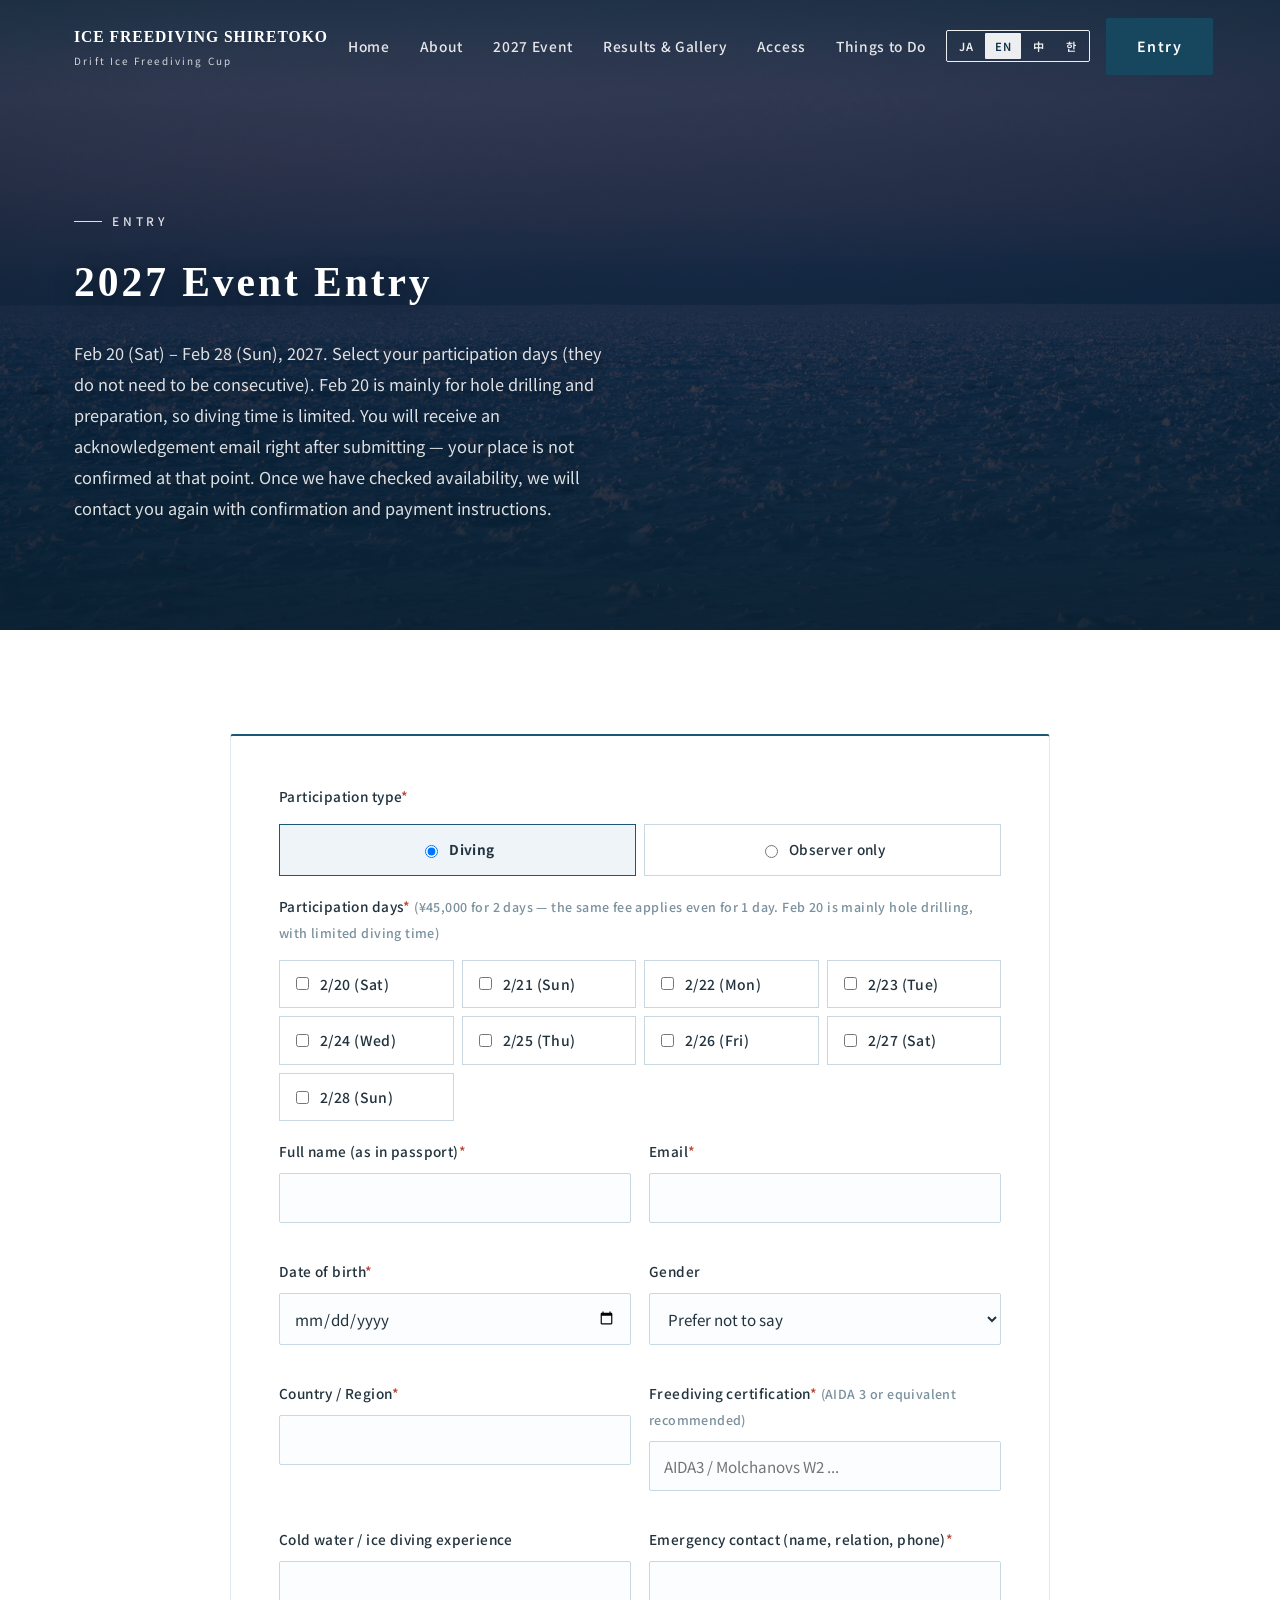
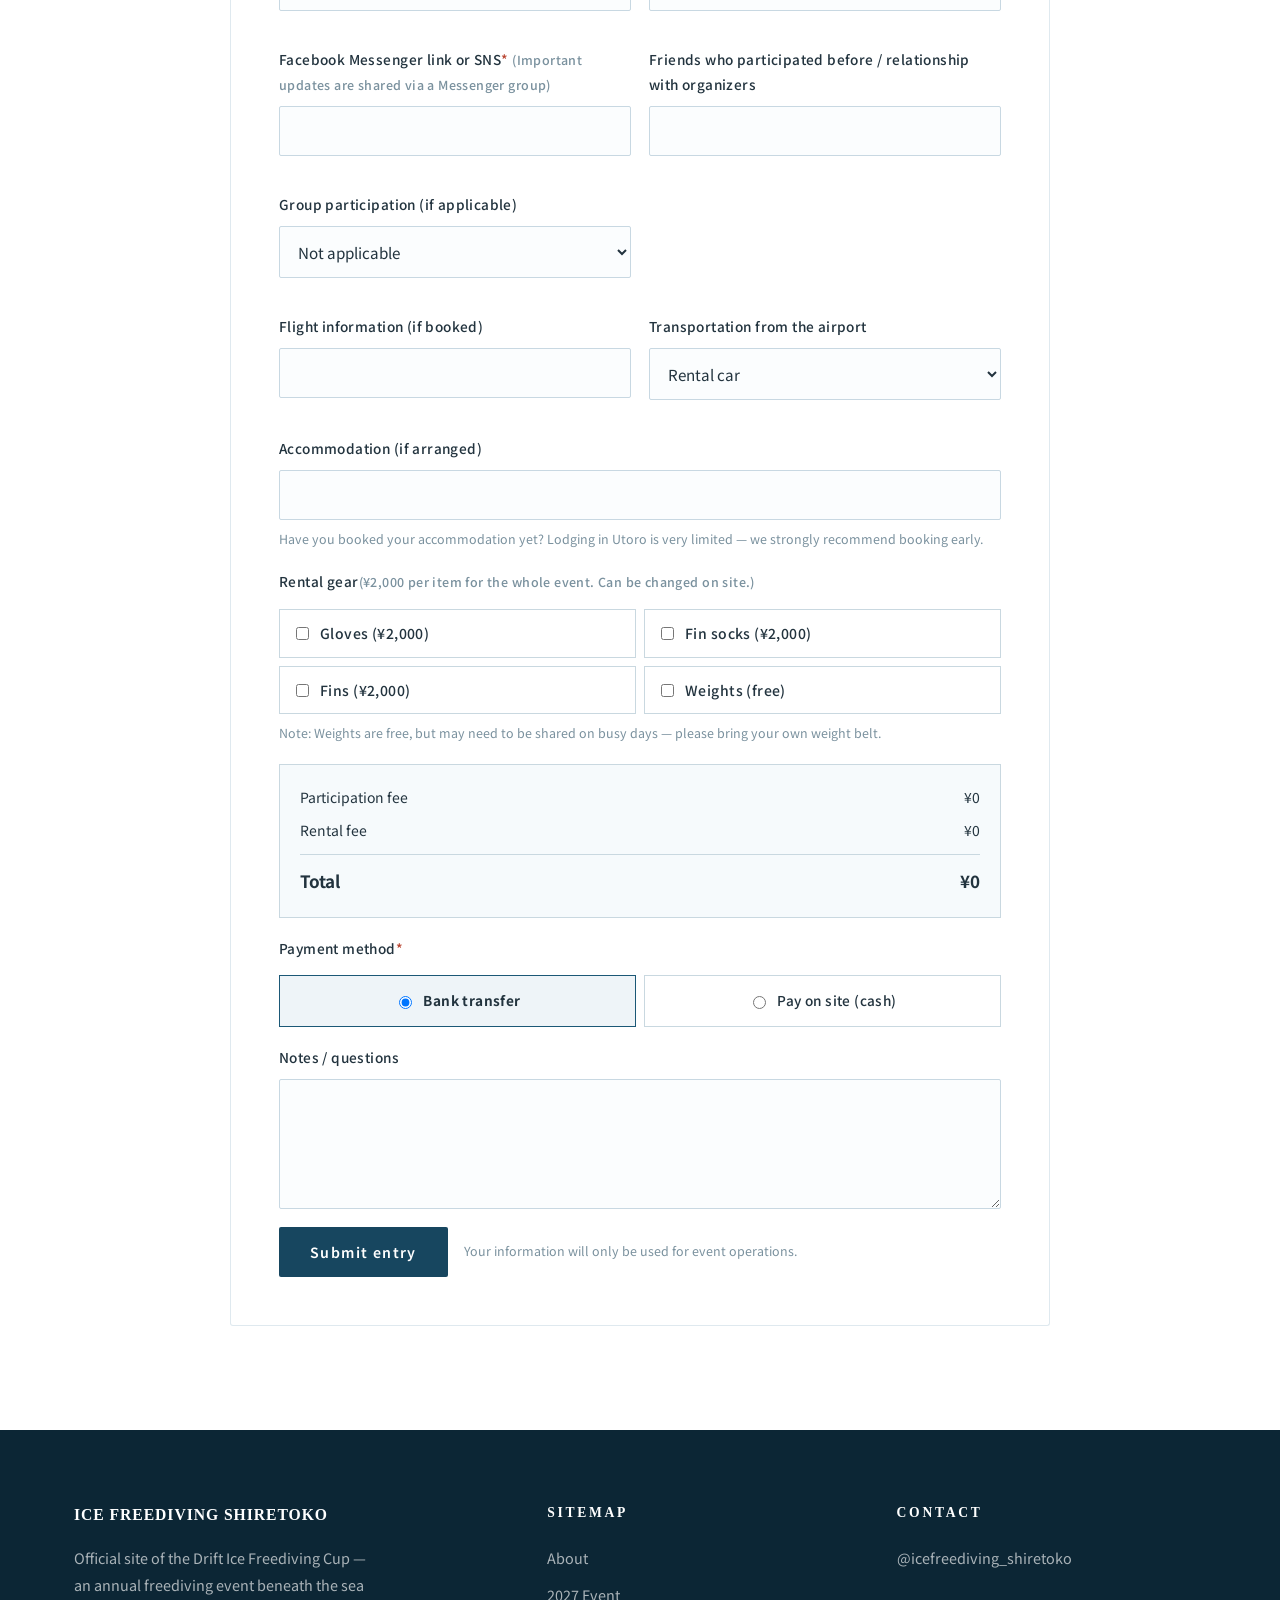
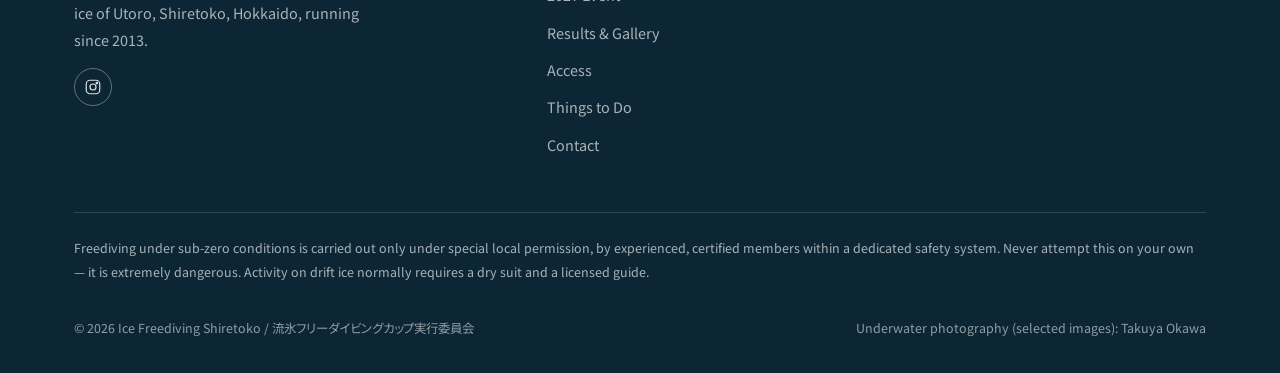
<file: entry.html>
<!doctype html>
<html lang="ja" data-lang="ja">
<head>
<meta charset="utf-8">
<meta name="viewport" content="width=device-width, initial-scale=1">
<title>Entry | Ice Freediving Shiretoko</title>
<meta name="description" content="流氷フリーダイビング知床 2027 参加申込フォーム。">
<link rel="icon" href="data:image/svg+xml,<svg xmlns=%22http://www.w3.org/2000/svg%22 viewBox=%220 0 100 100%22><circle cx=%2250%22 cy=%2250%22 r=%2246%22 fill=%22%23f1f6f9%22/><circle cx=%2250%22 cy=%2250%22 r=%2245%22 fill=%22none%22 stroke=%22%231b5876%22 stroke-width=%222%22/><circle cx=%2238%22 cy=%2238%22 r=%2224%22 fill=%22%231b5876%22/></svg>">
<link rel="preconnect" href="https://fonts.googleapis.com">
<link rel="preconnect" href="https://fonts.gstatic.com" crossorigin>
<link href="https://fonts.googleapis.com/css2?family=Shippori+Mincho:wght@500;600;700&family=Noto+Serif+KR:wght@500;600;700&family=Noto+Serif+SC:wght@500;600;700&family=Noto+Sans+JP:wght@400;500;700&family=Noto+Sans+KR:wght@400;500;700&family=Noto+Sans+SC:wght@400;500;700&display=swap" rel="stylesheet">
<link rel="stylesheet" href="assets/css/style.css">
<style>
  .day-grid{display:grid;grid-template-columns:repeat(4,1fr);gap:8px;margin-top:6px;}
  .day-grid label,.rental-grid label{display:flex;align-items:center;gap:8px;border:1px solid #c9d8e0;padding:10px 12px;cursor:pointer;font-size:14px;background:#fff;}
  .day-grid label:has(input:checked),.rental-grid label:has(input:checked){border-color:#1b5876;background:#eef4f8;}
  .rental-grid{display:grid;grid-template-columns:repeat(2,1fr);gap:8px;margin-top:6px;}
  .price-box{border:1px solid #c9d8e0;background:#f6fafc;padding:16px 20px;margin:18px 0;}
  .price-box .row{display:flex;justify-content:space-between;padding:3px 0;font-size:14px;}
  .price-box .row.total{border-top:1px solid #c9d8e0;margin-top:8px;padding-top:10px;font-weight:700;font-size:17px;}
  .type-toggle{display:flex;gap:8px;margin-top:6px;}
  .type-toggle label{flex:1;display:flex;align-items:center;justify-content:center;gap:8px;border:1px solid #c9d8e0;padding:12px;cursor:pointer;background:#fff;}
  .type-toggle label:has(input:checked){border-color:#1b5876;background:#eef4f8;font-weight:700;}
  @media (max-width:520px){.day-grid{grid-template-columns:repeat(2,1fr);}}
</style>
</head>
<body>

<header class="site-header">
  <div class="nav-inner">
    <a href="index.html" class="brand">
      <span>ICE FREEDIVING SHIRETOKO<small data-i18n="brand.tagline">流氷フリーダイビングカップ</small></span>
    </a>
    <nav class="nav-links">
      <a href="index.html" data-i18n="nav.home">ホーム</a>
      <a href="about.html" data-i18n="nav.about">知床と流氷フリーダイビング</a>
      <a href="event.html" data-i18n="nav.event">2027年イベント</a>
      <a href="gallery.html" data-i18n="nav.gallery">実績・ギャラリー</a>
      <a href="access.html" data-i18n="nav.access">アクセス</a>
      <a href="around.html" data-i18n="nav.around">周辺観光</a>
      <a href="contact.html" class="show-mobile" data-i18n="nav.contact">お問い合わせ</a>
    </nav>
    <div class="nav-right">
      <div class="lang-switch">
        <button data-lang-btn="ja">JA</button>
        <button data-lang-btn="en">EN</button>
        <button data-lang-btn="zh">中</button>
        <button data-lang-btn="ko">한</button>
      </div>
      <a href="entry.html" class="btn btn-primary hide-mobile" data-i18n="nav.cta">エントリー</a>
      <button class="nav-toggle" aria-label="menu" aria-expanded="false">☰</button>
    </div>
  </div>
</header>
<div class="nav-scrim"></div>

<section class="page-hero">
  <div class="page-hero-bg"><img src="assets/img/crew_group.jpg" alt=""></div>
  <div class="container">
    <div class="eyebrow">ENTRY</div>
    <h1 data-bi18n="title">2027年イベント 参加申込</h1>
    <p class="lead" data-bi18n="lead">2027年2月20日(土)〜28日(日)。参加日を選択してください(連続でなくても構いません)。2/20は穴あけ・準備が中心のため潜水時間は短めです。送信後すぐに受付メールをお送りします(この時点ではまだ確定ではありません)。空き状況を確認のうえ、確定とお支払いのご案内をあらためてお送りします。</p>
  </div>
</section>

<section>
  <div class="container">
    <div class="form-wrap" style="max-width:820px;margin:0 auto;">
      <div class="form-success" id="booking-success" style="display:none;">
        <strong data-bi18n="successTitle">お申込みを受け付けました。</strong>
        <p style="margin:6px 0 0;" data-bi18n="successBody">受付メールをお送りしました(届かない場合は迷惑メールフォルダをご確認ください)。この時点ではまだご参加は確定していません。空き状況を確認のうえ、確定のご連絡をいたします。</p>
      </div>

      <form id="booking-form">
        <input type="text" name="website" style="display:none" tabindex="-1" autocomplete="off">

        <div class="field">
          <label data-bi18n="type">参加タイプ<span class="req">*</span></label>
          <div class="type-toggle">
            <label><input type="radio" name="type" value="dive" checked><span data-bi18n="typeDive">ダイビング参加</span></label>
            <label><input type="radio" name="type" value="observe"><span data-bi18n="typeObserve">見学のみ</span></label>
          </div>
        </div>

        <div class="field">
          <label data-bi18n="days">参加日<span class="req">*</span> <span class="field-note" data-bi18n="daysNote">(2日間の参加費は同額のため、1日のみでも45,000円です)</span></label>
          <div class="day-grid" id="day-grid"></div>
        </div>

        <div class="form-row">
          <div class="field">
            <label data-bi18n="name">お名前(パスポート表記)<span class="req">*</span></label>
            <input type="text" name="name" required>
          </div>
          <div class="field">
            <label data-bi18n="email">メールアドレス<span class="req">*</span></label>
            <input type="email" name="email" required>
          </div>
        </div>

        <div class="form-row">
          <div class="field">
            <label data-bi18n="birthdate">生年月日<span class="req">*</span></label>
            <input type="date" name="birthdate" required>
          </div>
          <div class="field">
            <label data-bi18n="gender">性別</label>
            <select name="gender">
              <option value="" data-bi18n="optNone">選択しない</option>
              <option value="male" data-bi18n="optMale">男性</option>
              <option value="female" data-bi18n="optFemale">女性</option>
              <option value="other" data-bi18n="optOther">その他</option>
            </select>
          </div>
        </div>

        <div class="form-row">
          <div class="field">
            <label data-bi18n="country">国・地域<span class="req">*</span></label>
            <input type="text" name="country" required>
          </div>
          <div class="field">
            <label data-bi18n="cert">フリーダイビング資格<span class="req">*</span> <span class="field-note" data-bi18n="certNote">(AIDA3相当以上を推奨)</span></label>
            <input type="text" name="cert" placeholder="AIDA3 / Molchanovs W2 ..." required>
          </div>
        </div>

        <div class="form-row">
          <div class="field">
            <label data-bi18n="coldwater">冷水・アイスダイビング経験</label>
            <input type="text" name="coldwater">
          </div>
          <div class="field">
            <label data-bi18n="emergency">緊急連絡先(氏名・続柄・電話)<span class="req">*</span></label>
            <input type="text" name="emergency" required>
          </div>
        </div>

        <div class="form-row">
          <div class="field">
            <label data-bi18n="messenger">Facebook Messengerリンク or SNS<span class="req">*</span> <span class="field-note" data-bi18n="messengerNote">(重要な連絡はMessengerグループで行います)</span></label>
            <input type="text" name="messenger" required>
          </div>
          <div class="field">
            <label data-bi18n="referral">過去参加者の知人・主催者との関係</label>
            <input type="text" name="referral">
          </div>
        </div>

        <div class="form-row">
          <div class="field">
            <label data-bi18n="role">グループ参加(該当する場合)</label>
            <select name="role" id="role-select">
              <option value="none" data-bi18n="roleNone">該当なし</option>
              <option value="instructor" data-bi18n="roleInstructor">インストラクター(生徒と参加)</option>
              <option value="student" data-bi18n="roleStudent">生徒(インストラクターと参加)</option>
            </select>
          </div>
          <div class="field" id="group-name-field" style="visibility:hidden;">
            <label data-bi18n="groupName">インストラクター名</label>
            <input type="text" name="groupName">
          </div>
        </div>

        <div class="form-row">
          <div class="field">
            <label data-bi18n="flight">フライト情報(予約済みの場合)</label>
            <input type="text" name="flight">
          </div>
          <div class="field">
            <label data-bi18n="transport">空港からの交通手段</label>
            <select name="transport">
              <option value="rental car" data-bi18n="optCar">レンタカー</option>
              <option value="ride share" data-bi18n="optShare">他の参加者と同乗希望</option>
              <option value="undecided" data-bi18n="optUndecided">未定</option>
            </select>
          </div>
        </div>

        <div class="field">
          <label data-bi18n="accommodation">宿泊先(手配済みの場合)</label>
          <input type="text" name="accommodation">
          <span class="field-note" data-bi18n="accommodationNote">宿は取りましたか?ウトロの宿泊施設は数が限られるため、早めのご予約を強くおすすめします。</span>
        </div>

        <div class="field" id="rental-field">
          <label data-bi18n="rental">レンタル装備 <span class="field-note" data-bi18n="rentalNote">(各2,000円・期間中。現地での変更も可能です)</span></label>
          <div class="rental-grid">
            <label><input type="checkbox" name="rental" value="glove"><span data-bi18n="rGlove">グローブ (¥2,000)</span></label>
            <label><input type="checkbox" name="rental" value="socks"><span data-bi18n="rSocks">フィンソックス (¥2,000)</span></label>
            <label><input type="checkbox" name="rental" value="fins"><span data-bi18n="rFins">フィン (¥2,000)</span></label>
            <label><input type="checkbox" name="rental" value="weight"><span data-bi18n="rWeight">ウェイト (無料)</span></label>
          </div>
          <span class="field-note" data-bi18n="weightNote">※ウェイトは無料ですが、参加人数が多い日はシェアをお願いする場合があります。ウェイトベルトはご持参ください。</span>
        </div>

        <div class="price-box" id="price-box">
          <div class="row"><span data-bi18n="pFee">参加費</span><span id="p-fee">¥0</span></div>
          <div class="row"><span data-bi18n="pRental">レンタル代</span><span id="p-rental">¥0</span></div>
          <div class="row total"><span data-bi18n="pTotal">合計</span><span id="p-total">¥0</span></div>
        </div>

        <div class="field">
          <label data-bi18n="pay">お支払い方法<span class="req">*</span></label>
          <div class="type-toggle">
            <label><input type="radio" name="payMethod" value="transfer" checked><span data-bi18n="payTransfer">銀行振込</span></label>
            <label><input type="radio" name="payMethod" value="onsite"><span data-bi18n="payOnsite">現地払い(現金)</span></label>
          </div>
        </div>

        <div class="field">
          <label data-bi18n="notes">その他・ご質問</label>
          <textarea name="notes"></textarea>
        </div>

        <div class="form-foot">
          <button type="submit" class="btn btn-primary" id="booking-submit" data-bi18n="submit">申込を送信する</button>
          <span class="field-note" data-bi18n="privacy">ご入力いただいた内容はイベント運営の目的以外には使用しません。</span>
        </div>
        <p class="field-note" id="booking-error" style="display:none;color:#b8432f;" data-bi18n="error">送信に失敗しました。時間をおいて再度お試しいただくか、InstagramのDMでご連絡ください。</p>
      </form>
    </div>
  </div>
</section>

<footer class="site-footer">
  <div class="container">
    <div class="footer-grid">
      <div class="footer-brand">
        <div class="brand" style="margin-bottom:14px;"><span>ICE FREEDIVING SHIRETOKO</span></div>
        <p data-i18n="footer.about">北海道・知床ウトロで2013年から続く、流氷の下を潜るフリーダイビングイベント「流氷フリーダイビングカップ」の公式サイトです。</p>
        <div class="footer-social">
          <a href="https://www.instagram.com/icefreediving_shiretoko" target="_blank" rel="noopener" aria-label="Instagram">
            <svg width="18" height="18" viewBox="0 0 24 24" fill="none" stroke="currentColor" stroke-width="1.6"><rect x="3" y="3" width="18" height="18" rx="5"/><circle cx="12" cy="12" r="4"/><circle cx="17.2" cy="6.8" r="1"/></svg>
          </a>
        </div>
      </div>
      <div class="footer-col">
        <h5 data-i18n="footer.site">サイトマップ</h5>
        <a href="about.html" data-i18n="nav.about">知床と流氷フリーダイビング</a>
        <a href="event.html" data-i18n="nav.event">2027年イベント</a>
        <a href="gallery.html" data-i18n="nav.gallery">実績・ギャラリー</a>
        <a href="access.html" data-i18n="nav.access">アクセス</a>
        <a href="around.html" data-i18n="nav.around">周辺観光</a>
        <a href="contact.html" data-i18n="nav.contact">お問い合わせ</a>
      </div>
      <div class="footer-col">
        <h5 data-i18n="footer.contact">お問い合わせ</h5>
        <a href="https://www.instagram.com/icefreediving_shiretoko" target="_blank" rel="noopener">@icefreediving_shiretoko</a>
      </div>
    </div>
    <p class="footer-safety" data-i18n="footer.safety">※氷点下でのフリーダイビングは、地元の特別な許可のもとで、経験と資格を持つメンバー・安全管理体制のもとに実施しています。個人での実施は大変危険ですので絶対に真似をしないでください。通常、流氷上での活動にはドライスーツの着用とガイドの同行が必要です。</p>
    <div class="footer-bottom">
      <span>&copy; <span id="year"></span> Ice Freediving Shiretoko / 流氷フリーダイビングカップ実行委員会</span>
      <span data-i18n="footer.credit">水中写真: 大川拓哉（一部）</span>
    </div>
  </div>
</footer>

<script>document.getElementById('year').textContent = new Date().getFullYear();</script>
<script src="assets/js/translations.js"></script>
<script src="assets/js/i18n.js"></script>
<script src="assets/js/main.js"></script>
<script>
(function(){
  /* ================== 設定 ================== */
  // Google Apps Script WebアプリのURLを貼り付けてください(SETUP.md参照)
  var GAS_ENDPOINT = 'https://script.google.com/macros/s/AKfycbwUesSz_23rABWfYXq4Fo1393-B6tCJCWKc0rrH1rwz5NbrdnlZ2iqdtxPEBSWEUWiZ/exec';

  // ※料金の定義は3か所(このPRICES / Code.gs経由の「設定」シート / スプレッドシート実値)。変更時は必ず全部そろえること
  var PRICES = { base:45000, extraDay:20000, observer:12000, rentalPerItem:2000 };
  var DAYS = ['02/20','02/21','02/22','02/23','02/24','02/25','02/26','02/27','02/28'];
  var WEEKDAYS = {
    ja:['日','月','火','水','木','金','土'], en:['Sun','Mon','Tue','Wed','Thu','Fri','Sat'],
    zh:['日','一','二','三','四','五','六'], ko:['일','월','화','수','목','금','토']
  };

  /* ================== 多言語(このページ専用) ================== */
  var T = {
    ja: {
      title:'2027年イベント 参加申込',
      lead:'2027年2月20日(土)〜28日(日)。参加日を選択してください(連続でなくても構いません)。2/20は穴あけ・準備が中心のため潜水時間は短めです。送信後すぐに受付メールをお送りします(この時点ではまだ確定ではありません)。空き状況を確認のうえ、確定とお支払いのご案内をあらためてお送りします。',
      successTitle:'お申込みを受け付けました。', successBody:'受付メールをお送りしました(届かない場合は迷惑メールフォルダをご確認ください)。この時点ではまだご参加は確定していません。空き状況を確認のうえ、確定のご連絡をいたします。',
      type:'参加タイプ', typeDive:'ダイビング参加', typeObserve:'見学のみ',
      days:'参加日', daysNote:'(2日間で45,000円。1日のみでも同額です。2/20は穴あけ中心で潜水時間短め)',
      name:'お名前(パスポート表記)', email:'メールアドレス', birthdate:'生年月日', gender:'性別',
      optNone:'選択しない', optMale:'男性', optFemale:'女性', optOther:'その他',
      country:'国・地域', cert:'フリーダイビング資格', certNote:'(AIDA3相当以上を推奨)',
      coldwater:'冷水・アイスダイビング経験', emergency:'緊急連絡先(氏名・続柄・電話)',
      messenger:'Facebook Messengerリンク or SNS', messengerNote:'(重要な連絡はMessengerグループで行います)',
      referral:'過去参加者の知人・主催者との関係',
      role:'グループ参加(該当する場合)', roleNone:'該当なし', roleInstructor:'インストラクター(生徒と参加)', roleStudent:'生徒(インストラクターと参加)', groupName:'インストラクター名',
      flight:'フライト情報(予約済みの場合)',
      transport:'空港からの交通手段', optCar:'レンタカー', optShare:'他の参加者と同乗希望', optUndecided:'未定',
      accommodation:'宿泊先(手配済みの場合)',
      accommodationNote:'宿は取りましたか?ウトロの宿泊施設は数が限られるため、早めのご予約を強くおすすめします。',
      rental:'レンタル装備', rentalNote:'(各2,000円・期間中。現地での変更も可能です)',
      rGlove:'グローブ (¥2,000)', rSocks:'フィンソックス (¥2,000)', rFins:'フィン (¥2,000)', rWeight:'ウェイト (無料)',
      weightNote:'※ウェイトは無料ですが、参加人数が多い日はシェアをお願いする場合があります。ウェイトベルトはご持参ください。',
      pFee:'参加費', pRental:'レンタル代', pTotal:'合計',
      pay:'お支払い方法', payTransfer:'銀行振込', payOnsite:'現地払い(現金)',
      notes:'その他・ご質問', submit:'申込を送信する', sending:'送信中...',
      privacy:'ご入力いただいた内容はイベント運営の目的以外には使用しません。',
      error:'送信に失敗しました。時間をおいて再度お試しいただくか、InstagramのDMでご連絡ください。',
      needDay:'参加日を1日以上選択してください。'
    },
    en: {
      title:'2027 Event Entry',
      lead:'Feb 20 (Sat) – Feb 28 (Sun), 2027. Select your participation days (they do not need to be consecutive). Feb 20 is mainly for hole drilling and preparation, so diving time is limited. You will receive an acknowledgement email right after submitting — your place is not confirmed at that point. Once we have checked availability, we will contact you again with confirmation and payment instructions.',
      successTitle:'Your application has been received.', successBody:'An acknowledgement email has been sent (please check your spam folder if it does not arrive). Your participation is not confirmed yet — we will contact you again once we have checked availability.',
      type:'Participation type', typeDive:'Diving', typeObserve:'Observer only',
      days:'Participation days', daysNote:'(¥45,000 for 2 days — the same fee applies even for 1 day. Feb 20 is mainly hole drilling, with limited diving time)',
      name:'Full name (as in passport)', email:'Email', birthdate:'Date of birth', gender:'Gender',
      optNone:'Prefer not to say', optMale:'Male', optFemale:'Female', optOther:'Other',
      country:'Country / Region', cert:'Freediving certification', certNote:'(AIDA 3 or equivalent recommended)',
      coldwater:'Cold water / ice diving experience', emergency:'Emergency contact (name, relation, phone)',
      messenger:'Facebook Messenger link or SNS', messengerNote:'(Important updates are shared via a Messenger group)',
      referral:'Friends who participated before / relationship with organizers',
      role:'Group participation (if applicable)', roleNone:'Not applicable', roleInstructor:'Instructor (joining with my students)', roleStudent:'Student (joining with my instructor)', groupName:'Instructor name',
      flight:'Flight information (if booked)',
      transport:'Transportation from the airport', optCar:'Rental car', optShare:'Hoping to share a ride', optUndecided:'Undecided',
      accommodation:'Accommodation (if arranged)',
      accommodationNote:'Have you booked your accommodation yet? Lodging in Utoro is very limited — we strongly recommend booking early.',
      rental:'Rental gear', rentalNote:'(¥2,000 per item for the whole event. Can be changed on site.)',
      rGlove:'Gloves (¥2,000)', rSocks:'Fin socks (¥2,000)', rFins:'Fins (¥2,000)', rWeight:'Weights (free)',
      weightNote:'Note: Weights are free, but may need to be shared on busy days — please bring your own weight belt.',
      pFee:'Participation fee', pRental:'Rental fee', pTotal:'Total',
      pay:'Payment method', payTransfer:'Bank transfer', payOnsite:'Pay on site (cash)',
      notes:'Notes / questions', submit:'Submit entry', sending:'Sending...',
      privacy:'Your information will only be used for event operations.',
      error:'Submission failed. Please try again later or contact us via Instagram DM.',
      needDay:'Please select at least one participation day.'
    },
    zh: {
      title:'2027年活動報名',
      lead:'2027年2月20日(六)〜2月28日(日)。請選擇參加日期(不必連續)。2/20以鑿冰與準備為主,潛水時間較短。送出後將立即收到受理郵件(此時參加尚未確定)。確認名額後,我們會再寄送確定通知與付款說明。',
      successTitle:'已收到您的報名。', successBody:'受理郵件已寄出(若未收到請檢查垃圾郵件匣)。目前參加尚未確定,確認名額後我們會再與您聯繫通知確定。',
      type:'參加類型', typeDive:'潛水', typeObserve:'僅見學',
      days:'參加日期', daysNote:'(2天45,000日圓,僅參加1天也是相同費用。2/20以鑿冰為主,潛水時間較短)',
      name:'姓名(護照拼寫)', email:'電子郵件', birthdate:'出生年月日', gender:'性別',
      optNone:'不透露', optMale:'男', optFemale:'女', optOther:'其他',
      country:'國家/地區', cert:'自由潛水證照', certNote:'(建議AIDA3或同等以上)',
      coldwater:'冷水/冰潛經驗', emergency:'緊急聯絡人(姓名/關係/電話)',
      messenger:'Facebook Messenger連結或SNS', messengerNote:'(重要通知將透過Messenger群組發布)',
      referral:'曾參加的朋友/與主辦者的關係',
      role:'團體參加(如適用)', roleNone:'不適用', roleInstructor:'教練(與學生同行)', roleStudent:'學生(與教練同行)', groupName:'教練姓名',
      flight:'航班資訊(若已訂票)',
      transport:'機場交通方式', optCar:'租車', optShare:'希望與其他參加者共乘', optUndecided:'未定',
      accommodation:'住宿(若已安排)',
      accommodationNote:'您訂好住宿了嗎?宇登呂的住宿設施數量有限,強烈建議盡早預訂。',
      rental:'租借裝備', rentalNote:'(每項2,000日圓,整個活動期間。現場亦可變更)',
      rGlove:'手套 (¥2,000)', rSocks:'蛙鞋襪 (¥2,000)', rFins:'蛙鞋 (¥2,000)', rWeight:'配重 (免費)',
      weightNote:'※配重免費,但參加人數較多的日子可能需要共用,請自備配重帶。',
      pFee:'參加費', pRental:'租借費', pTotal:'合計',
      pay:'付款方式', payTransfer:'銀行匯款', payOnsite:'現場付款(現金)',
      notes:'其他/問題', submit:'送出報名', sending:'傳送中...',
      privacy:'您的資料僅用於活動營運。',
      error:'送出失敗。請稍後再試,或透過Instagram私訊聯絡我們。',
      needDay:'請至少選擇1天參加日期。'
    },
    ko: {
      title:'2027년 이벤트 참가 신청',
      lead:'2027년 2월 20일(토)〜28일(일). 참가일을 선택해 주세요(연속이 아니어도 됩니다). 2/20은 구멍 뚫기・준비 중심으로 다이빙 시간이 짧습니다. 신청 직후 접수 메일을 보내드립니다(이 시점에는 아직 확정이 아닙니다). 잔여 자리 확인 후 확정 및 결제 안내를 다시 보내드립니다.',
      successTitle:'신청이 접수되었습니다.', successBody:'접수 메일을 보냈습니다(도착하지 않으면 스팸함을 확인해 주세요). 아직 참가가 확정된 것은 아니며, 잔여 자리 확인 후 확정 안내를 드리겠습니다.',
      type:'참가 유형', typeDive:'다이빙', typeObserve:'견학만',
      days:'참가일', daysNote:'(2일 45,000엔, 1일만 참가해도 동일 요금. 2/20은 구멍 뚫기 중심으로 다이빙 시간 짧음)',
      name:'이름(여권 표기)', email:'이메일', birthdate:'생년월일', gender:'성별',
      optNone:'선택 안 함', optMale:'남성', optFemale:'여성', optOther:'기타',
      country:'국가/지역', cert:'프리다이빙 자격증', certNote:'(AIDA3 상당 이상 권장)',
      coldwater:'냉수/아이스 다이빙 경험', emergency:'비상 연락처(이름/관계/전화)',
      messenger:'Facebook Messenger 링크 또는 SNS', messengerNote:'(중요 공지는 Messenger 그룹으로 전달됩니다)',
      referral:'과거 참가자 지인/주최자와의 관계',
      role:'그룹 참가(해당 시)', roleNone:'해당 없음', roleInstructor:'강사(학생과 함께 참가)', roleStudent:'학생(강사와 함께 참가)', groupName:'강사 이름',
      flight:'항공편 정보(예약한 경우)',
      transport:'공항에서의 교통수단', optCar:'렌터카', optShare:'다른 참가자와 동승 희망', optUndecided:'미정',
      accommodation:'숙소(예약한 경우)',
      accommodationNote:'숙소는 예약하셨나요? 우토로의 숙박 시설은 수가 적으므로 서둘러 예약하시기를 강력히 권장합니다.',
      rental:'렌탈 장비', rentalNote:'(각 2,000엔, 기간 중. 현장 변경 가능)',
      rGlove:'장갑 (¥2,000)', rSocks:'핀 양말 (¥2,000)', rFins:'핀 (¥2,000)', rWeight:'웨이트 (무료)',
      weightNote:'※웨이트는 무료이지만 참가 인원이 많은 날은 공유를 부탁드릴 수 있습니다. 웨이트 벨트는 지참해 주세요.',
      pFee:'참가비', pRental:'렌탈비', pTotal:'합계',
      pay:'결제 방법', payTransfer:'은행 송금', payOnsite:'현장 결제(현금)',
      notes:'기타/질문', submit:'신청 보내기', sending:'전송 중...',
      privacy:'입력하신 정보는 이벤트 운영 목적 외에는 사용하지 않습니다.',
      error:'전송에 실패했습니다. 잠시 후 다시 시도하거나 Instagram DM으로 연락해 주세요.',
      needDay:'참가일을 1일 이상 선택해 주세요.'
    }
  };

  function currentLang(){
    var l = document.documentElement.getAttribute('data-lang') || localStorage.getItem('ifs_lang') || 'ja';
    return T[l] ? l : 'en';
  }

  function applyBookingI18n(){
    var t = T[currentLang()];
    document.querySelectorAll('[data-bi18n]').forEach(function(el){
      var key = el.getAttribute('data-bi18n');
      if(!t[key]) return;
      // 必須マークを保持
      var req = el.querySelector('.req'); var note = el.querySelector('.field-note');
      if(el.tagName === 'LABEL' && (req || note)){
        el.childNodes[0].textContent = t[key];
        if(note){ var noteKey = el.querySelector('.field-note').getAttribute('data-bi18n'); if(noteKey && t[noteKey]) note.textContent = ' ' + t[noteKey]; }
      } else {
        el.textContent = t[key];
      }
    });
    renderDays();
  }

  /* ================== 参加日チェックボックス ================== */
  function renderDays(){
    var lang = currentLang();
    var grid = document.getElementById('day-grid');
    var checked = getSelectedDays();
    grid.innerHTML = '';
    DAYS.forEach(function(d){
      var parts = d.split('/');
      var date = new Date(2027, Number(parts[0])-1, Number(parts[1]));
      var wd = WEEKDAYS[lang][date.getDay()];
      var label = document.createElement('label');
      var disp = (lang==='en') ? (Number(parts[0])+'/'+Number(parts[1])+' ('+wd+')') : (Number(parts[0])+'/'+Number(parts[1])+'('+wd+')');
      label.innerHTML = '<input type="checkbox" name="days" value="'+d+'"'+(checked.indexOf(d)>=0?' checked':'')+'><span>'+disp+'</span>';
      grid.appendChild(label);
    });
  }

  function getSelectedDays(){
    return Array.prototype.map.call(document.querySelectorAll('input[name=days]:checked'), function(el){ return el.value; });
  }

  /* ================== 金額計算 ================== */
  function calc(){
    var isObserver = document.querySelector('input[name=type]:checked').value === 'observe';
    var nDays = getSelectedDays().length;
    var fee = isObserver ? nDays * PRICES.observer : (nDays === 0 ? 0 : PRICES.base + Math.max(0, nDays-2) * PRICES.extraDay);
    var rental = 0;
    if(!isObserver){
      var paidItems = Array.prototype.filter.call(document.querySelectorAll('input[name=rental]:checked'), function(el){ return el.value !== 'weight'; });
      rental = paidItems.length * PRICES.rentalPerItem;
    }
    document.getElementById('rental-field').style.display = isObserver ? 'none' : '';
    var yen = function(n){ return '¥' + n.toLocaleString('ja-JP'); };
    document.getElementById('p-fee').textContent = yen(fee);
    document.getElementById('p-rental').textContent = yen(rental);
    document.getElementById('p-total').textContent = yen(fee + rental);
    return { fee: fee, rental: rental, total: fee + rental };
  }

  /* ================== 送信 ================== */
  var form = document.getElementById('booking-form');
  form.addEventListener('change', calc);
  document.getElementById('role-select').addEventListener('change', function(){
    document.getElementById('group-name-field').style.visibility = this.value === 'none' ? 'hidden' : 'visible';
  });
  form.addEventListener('submit', function(e){
    e.preventDefault();
    var t = T[currentLang()];
    var days = getSelectedDays();
    if(days.length < 1){ alert(t.needDay); return; }
    if(GAS_ENDPOINT.indexOf('http') !== 0){ alert('Booking system is not configured yet. (GAS_ENDPOINT)'); return; }

    var fd = new FormData(form);
    var rental = {};
    if(fd.get('type') !== 'observe'){
      document.querySelectorAll('input[name=rental]:checked').forEach(function(el){ rental[el.value] = true; });
    }
    var payload = {
      lang: currentLang(), website: fd.get('website') || '',
      type: fd.get('type'), days: days, rental: rental,
      name: fd.get('name'), email: fd.get('email'), birthdate: fd.get('birthdate'),
      gender: fd.get('gender'), country: fd.get('country'), cert: fd.get('cert'),
      coldwater: fd.get('coldwater'), emergency: fd.get('emergency'),
      messenger: fd.get('messenger'), referral: fd.get('referral'),
      flight: fd.get('flight'), transport: fd.get('transport'),
      accommodation: fd.get('accommodation'), payMethod: fd.get('payMethod'),
      role: fd.get('role'), groupName: fd.get('groupName'),
      notes: fd.get('notes')
    };

    var btn = document.getElementById('booking-submit');
    btn.disabled = true; btn.textContent = t.sending;
    document.getElementById('booking-error').style.display = 'none';

    fetch(GAS_ENDPOINT, { method:'POST', body: JSON.stringify(payload) })
      .then(function(r){ return r.json(); })
      .then(function(res){
        if(!res.ok) throw new Error(res.error || 'server error');
        form.style.display = 'none';
        var box = document.getElementById('booking-success');
        box.style.display = 'block';
        box.scrollIntoView({behavior:'smooth', block:'center'});
      })
      .catch(function(){
        document.getElementById('booking-error').style.display = 'block';
        btn.disabled = false; btn.textContent = t.submit;
      });
  });

  /* 言語切替に追従(既存i18nがdata-langを書き換えるのを監視) */
  new MutationObserver(applyBookingI18n).observe(document.documentElement, { attributes:true, attributeFilter:['data-lang'] });

  applyBookingI18n();
  calc();
})();
</script>
</body>
</html>
</file>
<file: assets/css/style.css>
/* =========================================================
   ICE FREEDIVING SHIRETOKO — shared stylesheet
   White (drift ice) × deep sea blue, Japanese-modern
   ========================================================= */

:root{
  /* drift-ice whites */
  --white:#ffffff;
  --snow:#fbfdfe;
  --ice:#f1f6f9;
  --ice-deep:#e6eef4;
  /* okhotsk sea blues */
  --sea-950:#0c2635;
  --sea-900:#123549;
  --sea-800:#17465f;
  --sea-700:#1b5876;
  --sea-600:#20618b;
  --sea-500:#3d7ba3;
  --sea-300:#9dbfd3;
  /* ink (text) */
  --ink:#22333e;
  --ink-soft:#4a6272;
  --ink-faint:#7a919e;
  /* japanese vermilion — used sparingly */
  --shu:#b8432f;
  /* lines & misc */
  --line:#dfe9ef;
  --line-strong:#c8d8e2;
  --shadow:0 14px 40px rgba(18,53,73,.10);
  --radius-lg:4px;
  --radius-md:3px;
  --radius-sm:2px;
  --maxw:1180px;
  --font-serif:"Shippori Mincho","Noto Serif KR","Noto Serif SC","Hiragino Mincho ProN",serif;
  --font-jp:"Noto Sans JP","Noto Sans KR","Noto Sans SC",sans-serif;
  --font-latin:"Noto Sans JP","Noto Sans KR","Noto Sans SC",sans-serif;
}

*,*::before,*::after{box-sizing:border-box;}
html{scroll-behavior:smooth;}
html,body{overflow-x:hidden;max-width:100%;}
body{
  margin:0;
  background:var(--white);
  color:var(--ink);
  font-family:var(--font-latin);
  line-height:1.9;
  -webkit-font-smoothing:antialiased;
  font-feature-settings:"palt";
}
::selection{background:var(--sea-300);color:var(--sea-950);}
img{max-width:100%;display:block;}
a{color:inherit;text-decoration:none;}
h1,h2,h3,h4{
  margin:0 0 .6em;
  font-family:var(--font-serif);
  font-weight:600;
  letter-spacing:.04em;
  color:var(--sea-950);
}
p{margin:0 0 1em;color:var(--ink-soft);}
ul{margin:0;padding:0;}
li{list-style:none;}
button{font-family:inherit;}

.container{
  max-width:var(--maxw);
  margin:0 auto;
  padding:0 24px;
}

.eyebrow{
  display:inline-flex;
  align-items:center;
  gap:10px;
  font-size:.74rem;
  letter-spacing:.32em;
  text-transform:uppercase;
  color:var(--sea-600);
  font-weight:500;
  margin-bottom:18px;
}
.eyebrow::before{
  content:"";
  width:28px;height:1px;
  background:var(--sea-600);
  display:inline-block;
}

/* ---------- header / nav ---------- */
.site-header{
  position:fixed;
  top:0;left:0;right:0;
  z-index:1000;
  color:var(--white);
  background:linear-gradient(to bottom, rgba(12,38,53,.55), rgba(12,38,53,0));
  transition:background .3s ease, box-shadow .3s ease, color .3s ease;
}
.site-header.scrolled{
  color:var(--ink);
  background:rgba(255,255,255,.94);
  box-shadow:0 1px 0 var(--line);
  backdrop-filter:blur(10px);
}
.nav-inner{
  max-width:var(--maxw);
  margin:0 auto;
  padding:18px 24px;
  display:flex;
  align-items:center;
  justify-content:space-between;
  gap:20px;
}
.brand{
  display:flex;
  align-items:center;
  gap:11px;
  font-family:var(--font-serif);
  font-weight:600;
  font-size:.98rem;
  letter-spacing:.06em;
  color:inherit;
  white-space:nowrap;
}
.brand small{
  display:block;
  font-family:var(--font-jp);
  font-size:.62rem;
  font-weight:400;
  letter-spacing:.22em;
  opacity:.8;
}
.site-header.scrolled .brand small{color:var(--ink-faint);}
.nav-links{
  display:flex;
  align-items:center;
  gap:30px;
  flex:1;
  justify-content:center;
}
.nav-links a{
  font-size:.86rem;
  font-weight:500;
  letter-spacing:.05em;
  color:inherit;
  opacity:.88;
  padding:6px 0;
  position:relative;
  white-space:nowrap;
}
.nav-links a::after{
  content:"";
  position:absolute;left:0;right:0;bottom:-2px;
  height:1px;background:currentColor;
  transform:scaleX(0);
  transform-origin:left;
  transition:transform .25s ease;
}
.nav-links a:hover::after,
.nav-links a.active::after{transform:scaleX(1);}
.nav-links a.active{opacity:1;}

.nav-right{display:flex;align-items:center;gap:16px;}

.lang-switch{
  display:flex;
  gap:2px;
  border:1px solid currentColor;
  border-radius:2px;
  padding:2px;
  opacity:.92;
}
.lang-switch button{
  border:none;
  background:transparent;
  color:inherit;
  font-size:.7rem;
  font-weight:600;
  letter-spacing:.04em;
  padding:5px 10px;
  border-radius:1px;
  cursor:pointer;
  transition:background .2s, color .2s;
}
.lang-switch button.active{
  background:currentColor;
}
.site-header:not(.scrolled) .lang-switch button.active{background:var(--white);color:var(--sea-900);}
.site-header.scrolled .lang-switch button.active{background:var(--sea-800);color:var(--white);}
.nav-links .lang-switch button.active{background:var(--sea-800);color:var(--white);}

.btn{
  display:inline-flex;
  align-items:center;
  justify-content:center;
  gap:8px;
  padding:14px 30px;
  border-radius:var(--radius-sm);
  font-weight:600;
  font-size:.88rem;
  letter-spacing:.1em;
  border:1px solid transparent;
  cursor:pointer;
  transition:transform .2s ease, background .2s ease, border-color .2s ease, color .2s ease, box-shadow .2s ease;
  white-space:nowrap;
}
.btn:hover{transform:translateY(-2px);}
.btn-primary{background:var(--sea-800);color:var(--white);}
.btn-primary:hover{background:var(--sea-600);box-shadow:0 8px 22px rgba(27,88,118,.28);}
.btn-ghost{background:transparent;border-color:var(--line-strong);color:var(--sea-800);}
.btn-ghost:hover{border-color:var(--sea-600);color:var(--sea-600);}
.btn-block{width:100%;}

/* ghost buttons that sit on dark imagery */
.hero .btn-ghost,
.cta-band .btn-ghost{
  border-color:rgba(255,255,255,.55);
  color:var(--white);
}
.hero .btn-ghost:hover,
.cta-band .btn-ghost:hover{border-color:var(--white);color:var(--white);}
.hero .btn-primary,
.cta-band .btn-primary{background:var(--white);color:var(--sea-900);}
.hero .btn-primary:hover,
.cta-band .btn-primary:hover{background:var(--ice);box-shadow:0 8px 22px rgba(0,0,0,.25);}

.nav-toggle{
  display:none;
  width:40px;height:40px;
  border:1px solid currentColor;
  border-radius:2px;
  background:transparent;
  color:inherit;
  align-items:center;justify-content:center;
  cursor:pointer;
}

/* ---------- hero ---------- */
.hero{
  position:relative;
  min-height:100vh;
  display:flex;
  align-items:flex-end;
  overflow:hidden;
  background:var(--sea-950);
}
.hero-media{
  position:absolute;inset:0;
  z-index:0;
}
.hero-media picture{display:block;width:100%;height:100%;}
.hero-media img,.hero-media video{
  width:100%;height:100%;object-fit:cover;
}
.hero-media::after{
  content:"";
  position:absolute;inset:0;
  background:
    linear-gradient(to bottom, rgba(12,38,53,.30) 0%, rgba(12,38,53,.22) 45%, rgba(10,32,45,.82) 100%),
    linear-gradient(to right, rgba(12,38,53,.42), rgba(12,38,53,.04) 45%);
}
.hero-content{
  position:relative;z-index:1;
  padding:160px 24px 100px;
  width:100%;
}
.hero-content h1{
  font-size:clamp(2.1rem, 5vw, 3.5rem);
  color:var(--white);
  max-width:16ch;
  line-height:1.5;
  font-weight:600;
  letter-spacing:.08em;
  text-shadow:0 4px 28px rgba(0,0,0,.45);
}
.hero-content .hero-sub{
  font-size:clamp(.98rem,2vw,1.12rem);
  color:rgba(255,255,255,.88);
  max-width:48ch;
  margin-bottom:2.2em;
  text-shadow:0 2px 14px rgba(0,0,0,.4);
}
.hero-dates{
  display:inline-flex;
  align-items:center;
  gap:10px;
  background:rgba(12,38,53,.45);
  border:1px solid rgba(255,255,255,.4);
  padding:9px 20px;
  border-radius:var(--radius-sm);
  font-size:.84rem;
  letter-spacing:.08em;
  color:var(--white);
  margin-bottom:30px;
  backdrop-filter:blur(6px);
}
.hero-dates b{color:var(--white);font-weight:700;}
.hero-ctas{display:flex;gap:14px;flex-wrap:wrap;}
.scroll-cue{
  position:absolute;bottom:26px;left:50%;
  transform:translateX(-50%);
  z-index:1;
  display:flex;flex-direction:column;align-items:center;gap:8px;
  color:rgba(255,255,255,.85);font-size:.66rem;letter-spacing:.3em;text-transform:uppercase;
}
.scroll-cue .line{width:1px;height:36px;background:linear-gradient(to bottom, rgba(255,255,255,.9), transparent);animation:scrolldown 1.8s ease-in-out infinite;}
@keyframes scrolldown{0%{transform:scaleY(0);transform-origin:top;}50%{transform:scaleY(1);transform-origin:top;}50.1%{transform-origin:bottom;}100%{transform:scaleY(0);transform-origin:bottom;}}

/* page (non-hero) header spacer */
.page-hero{
  position:relative;
  padding:200px 0 90px;
  overflow:hidden;
  background:var(--sea-950);
}
.page-hero .page-hero-bg{
  position:absolute;inset:0;z-index:0;
}
.page-hero .page-hero-bg img{width:100%;height:100%;object-fit:cover;}
.page-hero .page-hero-bg::after{
  content:"";position:absolute;inset:0;
  background:linear-gradient(to bottom, rgba(12,38,53,.38), rgba(10,32,45,.86) 96%);
}
.page-hero .container{position:relative;z-index:1;}
.page-hero .eyebrow{color:rgba(255,255,255,.85);}
.page-hero .eyebrow::before{background:rgba(255,255,255,.85);}
.page-hero h1{
  font-size:clamp(1.8rem,4vw,2.6rem);
  color:var(--white);
  max-width:24ch;
  line-height:1.5;
  letter-spacing:.07em;
  text-shadow:0 4px 24px rgba(0,0,0,.4);
}
.page-hero p.lead{max-width:60ch;font-size:1.02rem;color:rgba(255,255,255,.86);text-shadow:0 2px 12px rgba(0,0,0,.35);}

/* ---------- sections ---------- */
section{padding:104px 0;position:relative;}
.section-tight{padding:64px 0;}
.section-alt{background:var(--ice);}
.section-head{max-width:680px;margin-bottom:56px;}
.section-head.center{margin-left:auto;margin-right:auto;text-align:center;}
.section-head.center .eyebrow{justify-content:center;}
.section-head h2{font-size:clamp(1.5rem,3.2vw,2.1rem);line-height:1.6;}

.grid{display:grid;gap:28px;}
.grid-3{grid-template-columns:repeat(3,1fr);}
.grid-2{grid-template-columns:repeat(2,1fr);}
.grid-4{grid-template-columns:repeat(4,1fr);}

.card{
  background:var(--white);
  border:1px solid var(--line);
  border-top:2px solid var(--sea-700);
  border-radius:var(--radius-md);
  padding:36px 30px;
  height:100%;
}
.section-alt .card{border-color:var(--line);border-top-color:var(--sea-700);}
.card h3{font-size:1.12rem;line-height:1.7;}
.card .card-icon{
  width:46px;height:46px;border-radius:50%;
  background:var(--ice);
  display:flex;align-items:center;justify-content:center;
  color:var(--sea-700);
  margin-bottom:20px;
}
.section-alt .card .card-icon{background:var(--ice-deep);}

.org-role{
  font-size:.82rem;
  letter-spacing:.04em;
  color:var(--sea-700);
  margin:6px 0 14px;
  padding-bottom:12px;
  border-bottom:1px solid var(--line);
}

.photo-card{
  border-radius:var(--radius-md);
  overflow:hidden;
  position:relative;
  aspect-ratio:4/5;
  background:var(--ice-deep);
}
.photo-card img{width:100%;height:100%;object-fit:cover;transition:transform .5s ease;}
.photo-card:hover img{transform:scale(1.05);}
.photo-card .cap{
  position:absolute;left:0;right:0;bottom:0;
  padding:18px;
  background:linear-gradient(to top, rgba(12,38,53,.82), transparent);
  font-size:.8rem;color:var(--white);letter-spacing:.04em;
}

/* split / feature rows */
.split{
  display:grid;
  grid-template-columns:1fr 1fr;
  gap:64px;
  align-items:center;
}
.split img{border-radius:var(--radius-md);box-shadow:var(--shadow);}
.split.reverse .split-media{order:2;}
.split-text .eyebrow{margin-bottom:14px;}
.split-text h2{font-size:clamp(1.4rem,3vw,1.9rem);line-height:1.65;}

/* stat row */
.stats{display:grid;grid-template-columns:repeat(4,1fr);gap:24px;border-top:1px solid var(--line-strong);border-bottom:1px solid var(--line-strong);padding:44px 0;}
.stat b{display:block;font-size:clamp(1.7rem,3vw,2.4rem);color:var(--sea-800);font-family:var(--font-serif);font-weight:600;letter-spacing:.02em;}
.stat span{font-size:.8rem;color:var(--ink-faint);letter-spacing:.08em;}

/* timeline */
.timeline{position:relative;padding-left:30px;border-left:1px solid var(--line-strong);}
.timeline-item{position:relative;padding-bottom:44px;}
.timeline-item:last-child{padding-bottom:0;}
.timeline-item::before{
  content:"";position:absolute;left:-35px;top:8px;
  width:9px;height:9px;border-radius:50%;
  background:var(--sea-700);
  box-shadow:0 0 0 4px var(--ice);
}
.timeline-item .yr{color:var(--sea-700);font-family:var(--font-serif);font-weight:700;font-size:.95rem;margin-bottom:6px;display:block;letter-spacing:.06em;}
.timeline-item h4{margin-bottom:6px;font-size:1.05rem;}
.timeline-item .tl-photo{margin:12px 0 0;max-width:440px;border-radius:10px;overflow:hidden;}
.timeline-item .tl-photo img{width:100%;height:auto;display:block;}
.timeline-item .tl-photo figcaption{font-size:.8rem;color:var(--ink-3,#667);padding:6px 2px 0;}
.timeline-item .tl-photo-row{display:flex;flex-wrap:wrap;gap:12px;margin-top:12px;}
.timeline-item .tl-photo-row .tl-photo{margin:0;flex:1 1 220px;max-width:none;}
.timeline-item .tl-photo-portrait{max-width:280px;}

/* safety list */
.check-list{display:grid;gap:18px;}
.check-item{display:flex;gap:14px;align-items:flex-start;}
.check-item .dot{
  flex:none;width:26px;height:26px;border-radius:50%;
  background:var(--ice-deep);color:var(--sea-700);
  display:flex;align-items:center;justify-content:center;
  font-size:.78rem;margin-top:4px;
}
.check-item p{margin:0;color:var(--ink-soft);}
.check-item strong{color:var(--ink);}

/* callout / banner */
.callout{
  background:var(--snow);
  border:1px solid var(--line);
  border-left:3px solid var(--shu);
  border-radius:var(--radius-md);
  padding:48px;
  display:flex;
  gap:32px;
  align-items:center;
  flex-wrap:wrap;
}
.callout .badge{
  background:var(--shu);color:var(--white);font-weight:700;
  padding:5px 14px;border-radius:var(--radius-sm);font-size:.72rem;letter-spacing:.16em;
  display:inline-block;margin-bottom:14px;
}
.callout-text{flex:1;min-width:260px;}
.callout h3{font-size:1.35rem;line-height:1.7;}

/* CTA band — deep sea + subtle seigaiha wave pattern */
.cta-band{
  background:
    url('data:image/svg+xml;utf8,<svg xmlns="http://www.w3.org/2000/svg" width="80" height="40" viewBox="0 0 80 40"><g fill="none" stroke="%23ffffff" stroke-opacity=".05"><circle cx="0" cy="40" r="38"/><circle cx="0" cy="40" r="26"/><circle cx="0" cy="40" r="14"/><circle cx="80" cy="40" r="38"/><circle cx="80" cy="40" r="26"/><circle cx="80" cy="40" r="14"/><circle cx="40" cy="20" r="38"/><circle cx="40" cy="20" r="26"/><circle cx="40" cy="20" r="14"/></g></svg>'),
    linear-gradient(to bottom, var(--sea-900), var(--sea-950));
  text-align:center;
  padding:110px 0;
}
.cta-band .eyebrow{color:rgba(255,255,255,.8);justify-content:center;}
.cta-band .eyebrow::before{background:rgba(255,255,255,.8);}
.cta-band h2{color:var(--white);font-size:clamp(1.6rem,3.4vw,2.3rem);max-width:22ch;margin:0 auto .5em;line-height:1.7;}
.cta-band p{max-width:50ch;margin:0 auto 2.2em;color:rgba(255,255,255,.82);}
.cta-actions{display:flex;gap:14px;justify-content:center;flex-wrap:wrap;}

/* table */
.info-table{width:100%;border-collapse:collapse;}
.info-table tr{border-bottom:1px solid var(--line);}
.info-table tr:last-child{border-bottom:none;}
.info-table th,.info-table td{text-align:left;padding:18px 12px;vertical-align:top;}
.info-table th{width:180px;color:var(--sea-700);font-weight:600;font-size:.82rem;letter-spacing:.1em;text-transform:uppercase;}
.info-table td{color:var(--ink);}

/* schedule table */
.schedule{display:grid;gap:14px;}
.schedule-row{
  display:grid;grid-template-columns:140px 1fr;gap:18px;
  background:var(--white);border:1px solid var(--line);border-radius:var(--radius-md);
  padding:22px 24px;
}
.section-alt .schedule-row{background:var(--white);}
.schedule-row .day{color:var(--sea-700);font-family:var(--font-serif);font-weight:700;letter-spacing:.04em;}
.schedule-row h4{margin:0 0 4px;font-size:1rem;}
.schedule-row p{margin:0;font-size:.92rem;}

/* pricing/requirements badges */
.tag-row{display:flex;flex-wrap:wrap;gap:10px;}
.tag{
  border:1px solid var(--line-strong);
  background:var(--white);
  padding:7px 16px;border-radius:var(--radius-sm);
  font-size:.8rem;color:var(--ink-soft);letter-spacing:.03em;
}

/* access */
.access-block{display:grid;grid-template-columns:1fr 1fr;gap:24px;}
.access-card{background:var(--white);border:1px solid var(--line);border-radius:var(--radius-md);padding:30px;}
.access-card h4{display:flex;align-items:center;gap:10px;}
.access-card .icon{
  width:38px;height:38px;border-radius:50%;background:var(--ice);
  display:flex;align-items:center;justify-content:center;color:var(--sea-700);flex:none;
}
.map-wrap{border-radius:var(--radius-md);overflow:hidden;border:1px solid var(--line);box-shadow:var(--shadow);}
.map-wrap iframe{width:100%;height:420px;border:0;display:block;filter:grayscale(.2) contrast(1.02);}

/* contact layout */
.contact-grid{grid-template-columns:1.3fr .9fr;gap:40px;align-items:flex-start;}

/* form */
.form-wrap{
  background:var(--white);
  border:1px solid var(--line);
  border-top:2px solid var(--sea-700);
  border-radius:var(--radius-md);
  padding:48px;
}
.form-row{display:grid;grid-template-columns:1fr 1fr;gap:18px;margin-bottom:18px;}
.field{display:flex;flex-direction:column;gap:8px;margin-bottom:18px;}
.field label{font-size:.85rem;color:var(--ink);font-weight:500;letter-spacing:.03em;}
.field .req{color:var(--shu);}
.field input,.field select,.field textarea{
  background:var(--snow);
  border:1px solid var(--line-strong);
  border-radius:var(--radius-sm);
  padding:13px 14px;
  color:var(--ink);
  font-family:inherit;
  font-size:.95rem;
}
.field textarea{resize:vertical;min-height:130px;}
.field input:focus,.field select:focus,.field textarea:focus{outline:none;border-color:var(--sea-600);background:var(--white);}
.field-note{font-size:.78rem;color:var(--ink-faint);}
.form-foot{display:flex;align-items:center;gap:16px;flex-wrap:wrap;margin-top:8px;}
.alt-contact{
  display:flex;gap:18px;flex-wrap:wrap;margin-top:28px;
}
.alt-contact a{
  display:flex;align-items:center;gap:10px;
  border:1px solid var(--line-strong);
  background:var(--white);
  padding:12px 20px;border-radius:var(--radius-sm);
  font-size:.88rem;color:var(--sea-800);
}
.alt-contact a:hover{border-color:var(--sea-600);color:var(--sea-600);}

.form-success{
  display:none;
  background:var(--ice);
  border:1px solid var(--sea-500);
  border-radius:var(--radius-md);
  padding:18px 22px;
  margin-bottom:20px;
  color:var(--sea-900);
}
.form-success.show{display:block;}

/* lightbox */
.lightbox{
  position:fixed;inset:0;z-index:2000;
  background:rgba(12,38,53,.95);
  display:none;
  align-items:center;justify-content:center;
  padding:40px;
}
.lightbox.open{display:flex;}
.lightbox img{max-width:min(1100px,92vw);max-height:86vh;border-radius:var(--radius-sm);box-shadow:0 24px 70px rgba(0,0,0,.5);}
.lightbox .lb-close{
  position:absolute;top:24px;right:28px;
  width:42px;height:42px;border-radius:50%;
  background:rgba(255,255,255,.1);border:1px solid rgba(255,255,255,.4);
  color:var(--white);font-size:1.2rem;cursor:pointer;
}
.lightbox .lb-cap{
  position:absolute;bottom:28px;left:0;right:0;
  text-align:center;color:rgba(255,255,255,.75);font-size:.85rem;
}

/* video block */
.video-frame{border-radius:var(--radius-md);overflow:hidden;border:1px solid var(--line);box-shadow:var(--shadow);position:relative;}
.video-frame video{width:100%;display:block;background:#000;}

/* footer */
.site-footer{
  background:var(--sea-950);
  color:rgba(255,255,255,.85);
  padding:70px 0 32px;
}
.site-footer p{color:rgba(255,255,255,.65);}
.footer-grid{display:grid;grid-template-columns:1.4fr 1fr 1fr;gap:40px;margin-bottom:44px;}
.footer-brand .brand{color:var(--white);}
.footer-brand p{max-width:38ch;font-size:.9rem;}
.footer-col h5{color:var(--white);font-family:var(--font-serif);font-size:.85rem;letter-spacing:.2em;text-transform:uppercase;margin:0 0 18px;font-weight:600;}
.footer-col a,.footer-col p{display:block;color:rgba(255,255,255,.65);font-size:.9rem;margin-bottom:10px;}
.footer-col a:hover{color:var(--white);}
.footer-social{display:flex;gap:12px;margin-top:10px;}
.footer-social a{
  width:38px;height:38px;border-radius:50%;border:1px solid rgba(255,255,255,.35);
  display:flex;align-items:center;justify-content:center;color:rgba(255,255,255,.85);
}
.footer-social a:hover{border-color:var(--white);color:var(--white);}
.footer-safety{
  font-size:.78rem;color:rgba(255,255,255,.55);
  border-top:1px solid rgba(255,255,255,.14);padding-top:24px;
  line-height:1.9;
}
.footer-bottom{
  display:flex;justify-content:space-between;gap:20px;flex-wrap:wrap;
  padding-top:20px;font-size:.78rem;color:rgba(255,255,255,.55);
}

/* utils */
.mt-0{margin-top:0;}
.text-center{text-align:center;}
.hide-mobile{display:initial;}
.show-mobile{display:none;}

/* ---------- responsive ---------- */
@media (max-width:980px){
  .grid-3{grid-template-columns:repeat(2,1fr);}
  .grid-4{grid-template-columns:repeat(2,1fr);}
  .footer-grid{grid-template-columns:1fr 1fr;}
  .split{grid-template-columns:1fr;gap:32px;}
  .split.reverse .split-media{order:0;}
  .access-block{grid-template-columns:1fr;}
  .contact-grid{grid-template-columns:1fr;}
}
@media (max-width:760px){
  .nav-inner{padding:14px 16px;gap:10px;}
  .brand{gap:8px;font-size:.8rem;}
  .brand small{display:none;}
  .lang-switch{padding:2px;}
  .lang-switch button{padding:5px 8px;font-size:.66rem;}
  .nav-right{gap:8px;}
  .nav-links{
    position:fixed;top:0;right:0;bottom:0;
    height:100vh;min-height:100%;
    width:78vw;max-width:320px;
    background:var(--white);
    color:var(--ink);
    flex-direction:column;
    align-items:flex-start;
    justify-content:flex-start;
    padding:100px 28px 28px;
    gap:22px;
    overflow-y:auto;
    transform:translateX(100%);
    transition:transform .3s ease;
    border-left:1px solid var(--line);
    box-shadow:-20px 0 60px rgba(18,53,73,.14);
    z-index:999;
  }
  .nav-links a{color:var(--ink);opacity:1;}
  .nav-links.open{transform:translateX(0);}
  .nav-toggle{display:flex;}
  .nav-right{gap:10px;}
  .grid-3,.grid-4{grid-template-columns:1fr 1fr;}
  .stats{grid-template-columns:repeat(2,1fr);}
  .footer-grid{grid-template-columns:1fr;}
  .form-row{grid-template-columns:1fr;}
  .callout{padding:30px;}
  .hide-mobile{display:none;}
  .show-mobile{display:initial;}
}
@media (max-width:520px){
  .grid-3,.grid-4,.grid-2{grid-template-columns:1fr;}
  .hero-content{padding:130px 24px 80px;}
  .page-hero{padding:150px 0 60px;}
  section{padding:70px 0;}
  .form-wrap{padding:26px;}
  .callout{padding:26px 22px;}
  .info-table th,.info-table td{display:block;}
  .info-table th{width:auto;padding:16px 12px 2px;}
  .info-table td{padding:2px 12px 16px;}
  .schedule-row{grid-template-columns:1fr;gap:8px;padding:18px 20px;}
}
@media (max-width:430px){
  .nav-inner{padding:12px;gap:6px;}
  .brand{font-size:.72rem;gap:6px;}
  .nav-right{gap:6px;}
  .lang-switch button{padding:4px 6px;font-size:.6rem;}
  .nav-toggle{width:34px;height:34px;}
}

/* overlay when mobile nav open */
.nav-scrim{
  position:fixed;inset:0;background:rgba(12,38,53,.4);
  z-index:998;display:none;
}
.nav-scrim.open{display:block;}

/* =========================================================
   MOBILE READABILITY — keep text wrapping cleanly on narrow
   screens for every language (JA / EN / ZH / KO)
   ========================================================= */
/* general text must always be able to wrap */
body{overflow-wrap:break-word;}
h1,h2,h3,h4,h5,p,li,dd,dt,span,a,strong,em,blockquote,figcaption,label,
.eyebrow,.tag,.lead,.hero-content h1,.hero-sub,.hero-dates,
.schedule-row h4,.schedule-row p,.info-table th,.info-table td{
  overflow-wrap:break-word;
}
/* long unbreakable strings (urls, emails, codes) break anywhere */
a[href^="http"],a[href^="mailto"],a[href^="tel"],.break-anywhere{
  overflow-wrap:anywhere;word-break:break-word;
}
/* inline-flex "pills" wrap instead of overflowing and being clipped */
.hero-dates,.eyebrow{flex-wrap:wrap;max-width:100%;}

@media (max-width:520px){
  /* long button / CTA labels wrap rather than get cut off */
  .btn{white-space:normal;}
  /* date pill: let the location drop onto its own line */
  .hero-dates{align-items:flex-start;line-height:1.5;}
}
</file>
